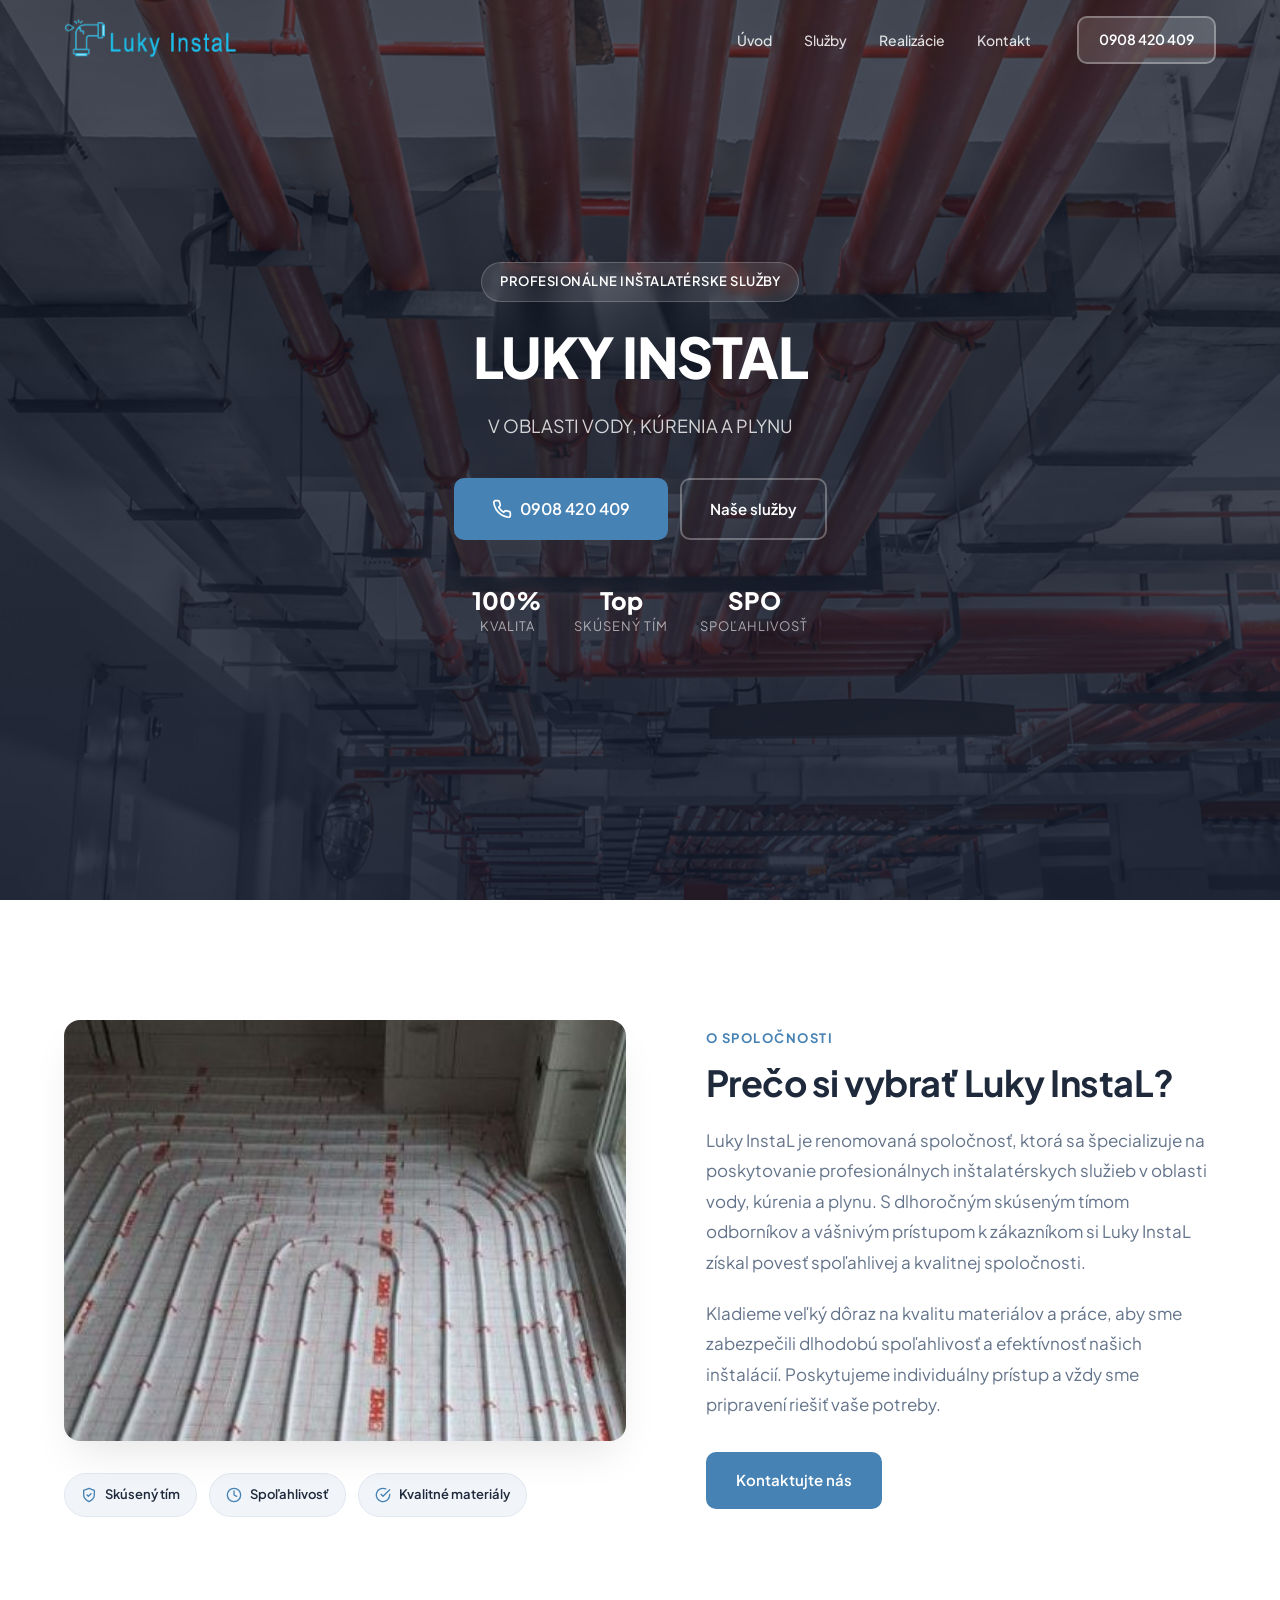
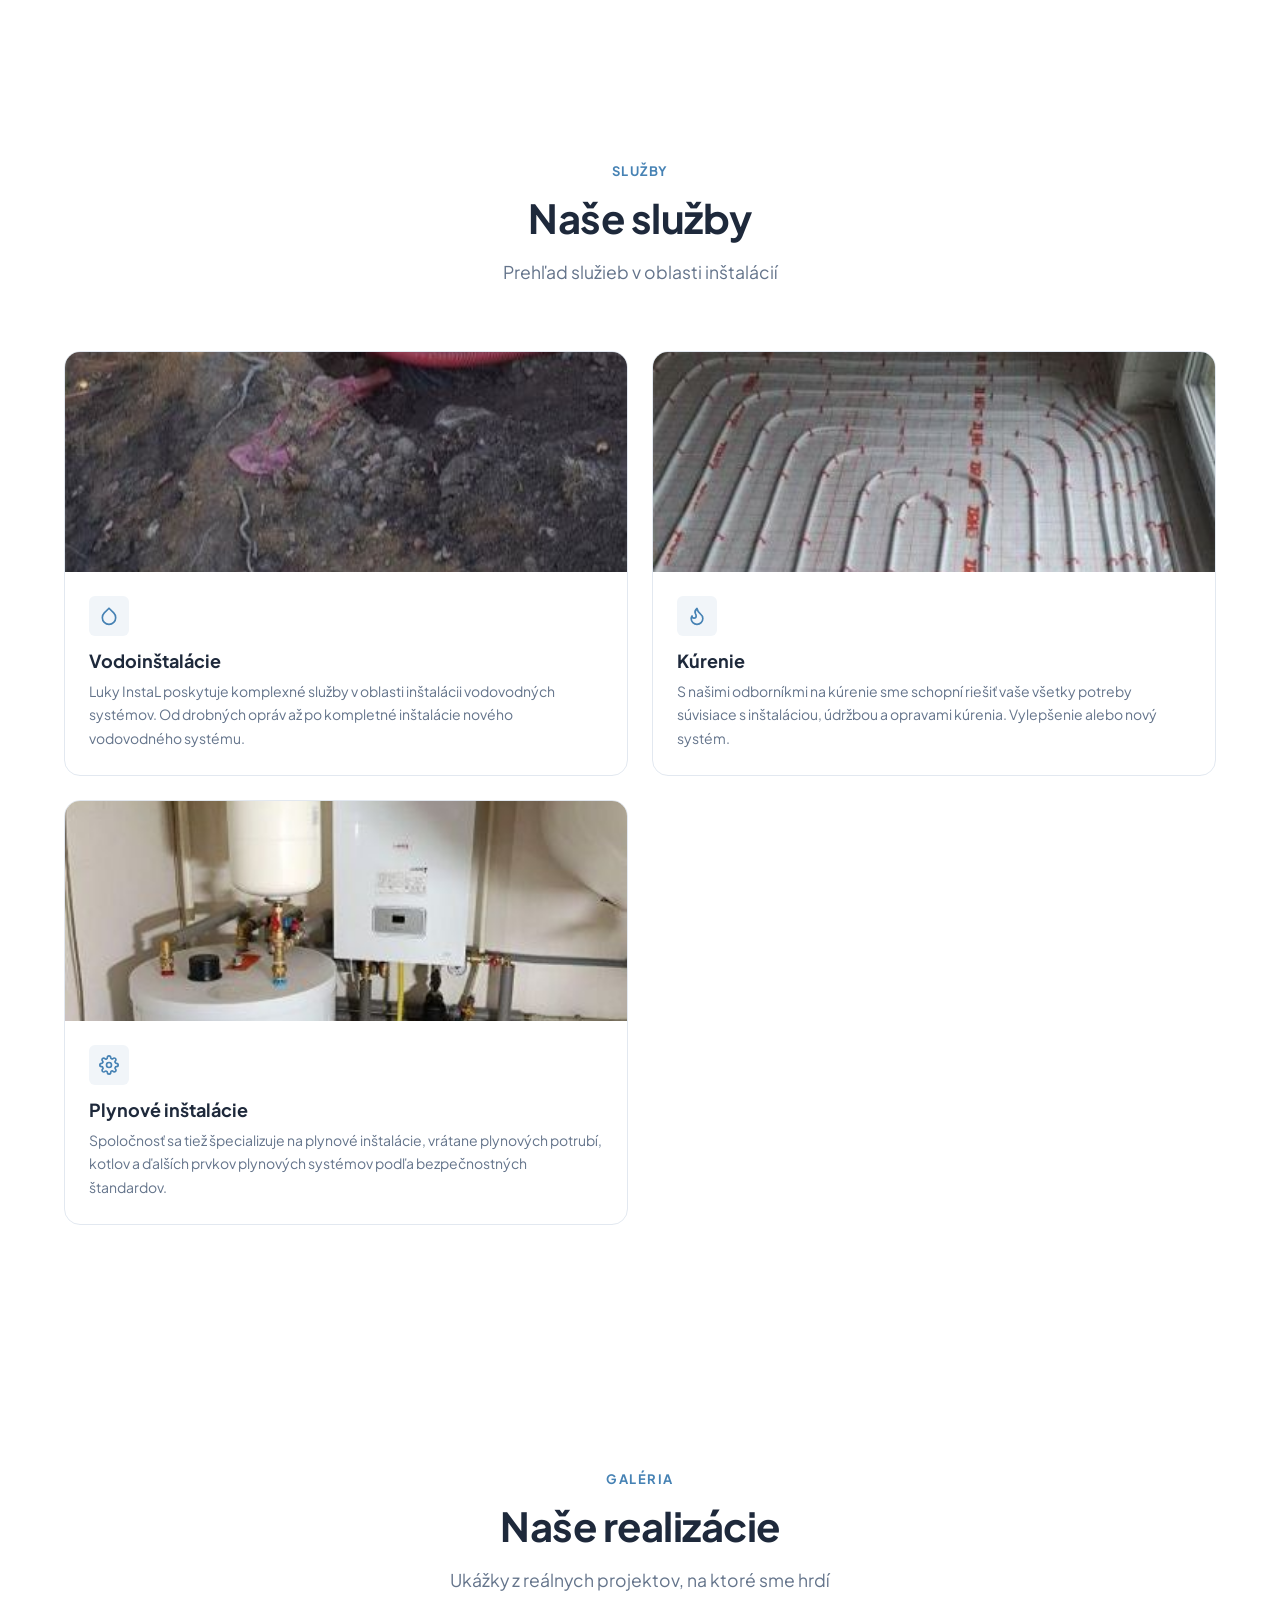
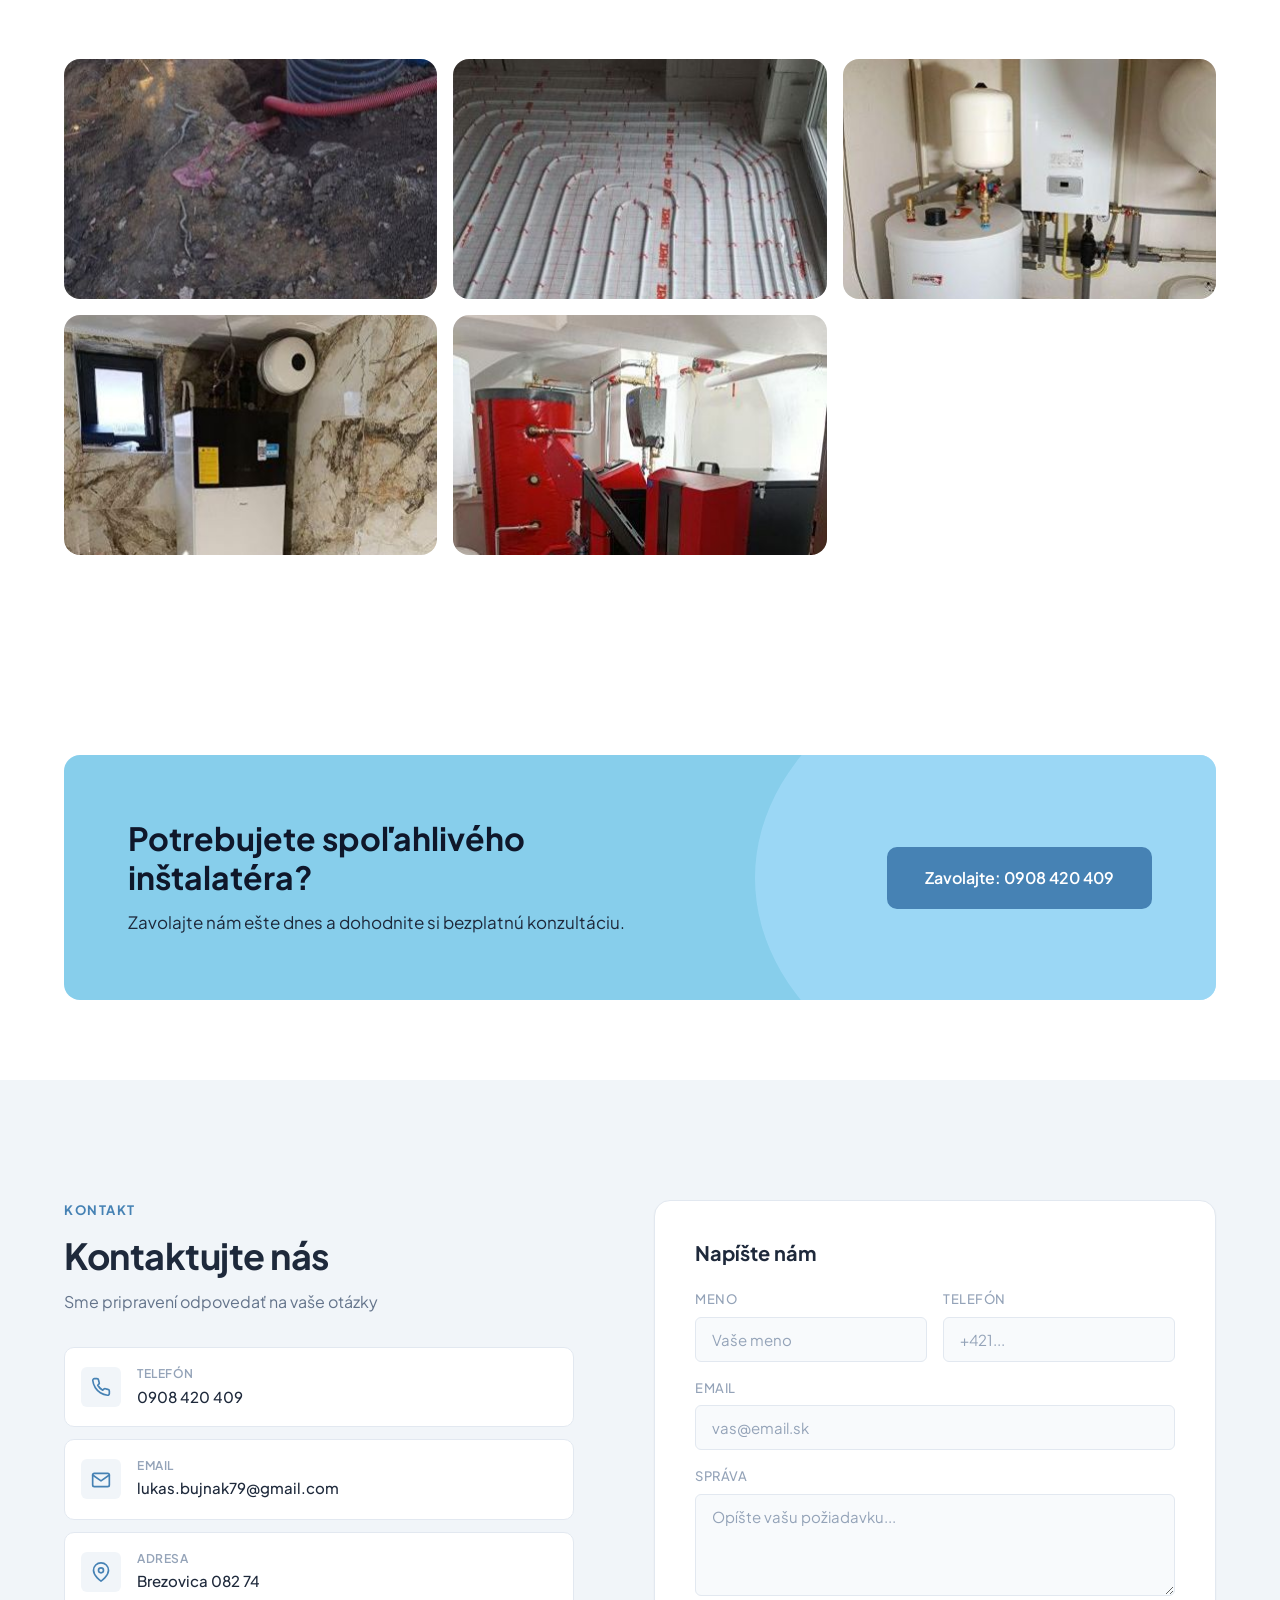
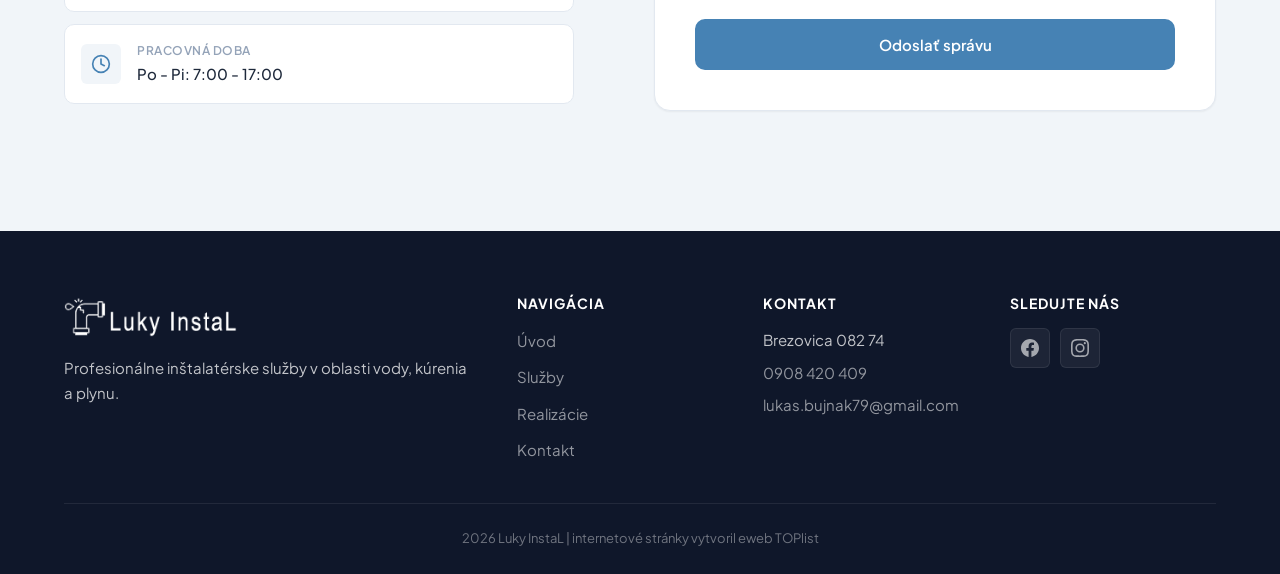
<file: index.html>
<!DOCTYPE html>
<html lang="sk">
<head>
  <meta charset="UTF-8">
  <meta name="viewport" content="width=device-width, initial-scale=1.0">
  <title>Luky InstaL - Profesionálne inštalatérske služby</title>
  <meta name="description" content="Profesionálne inštalatérske služby v oblasti vody, kúrenia a plynu v Sabinove a okolí. Spoľahlivosť, kvalita a férové ceny.">
  <link rel="preconnect" href="https://fonts.googleapis.com">
  <link rel="preconnect" href="https://fonts.gstatic.com" crossorigin>
  <link href="https://fonts.googleapis.com/css2?family=Plus+Jakarta+Sans:wght@300;400;500;600;700;800&display=swap" rel="stylesheet">
  <link rel="stylesheet" href="style.css">
</head>
<body>

  <!-- Navigation -->
  <nav id="nav_1" data-section="nav_1" class="main-nav">
    <div class="nav-container">
      <a href="#hero_1" class="nav-logo" data-section="nav_1">
        <img src="logo.png" alt="Luky InstaL" data-field="logo_image" style="height: 48px; width: auto;">
      </a>
      <button class="nav-toggle" aria-label="Menu"><span></span><span></span><span></span></button>
      <ul class="nav-links" data-section="nav_1" data-field="links"></ul>
      <a href="tel:+421908420409" class="nav-cta btn btn-primary btn-sm">0908 420 409</a>
    </div>
  </nav>

  <!-- Hero: Modern full background -->
  <section id="hero_1" data-section="hero_1" class="hero">
    <img data-section="hero_1" data-field="background_image" class="hero-bg-img" src="" alt="Luky Instal Backgorund" loading="lazy">
    <div class="hero-overlay"></div>
    <div class="hero-inner">
      <div class="hero-text animate-on-scroll text-center">
        <span class="hero-badge" data-section="hero_1" data-field="hero_badge"></span>
        <h1 data-section="hero_1" data-field="headline"></h1>
        <p class="hero-sub" data-section="hero_1" data-field="subheadline"></p>
        <div class="hero-buttons center-buttons">
          <a class="btn btn-primary btn-lg" data-section="hero_1" data-field="cta_text" href="tel:+421908420409"></a>
          <a class="btn btn-ghost" data-section="hero_1" data-field="cta_secondary_text" href="#services_1"></a>
        </div>
        <div class="hero-trust center-trust" data-section="hero_1" data-field="trust_badges"></div>
      </div>
    </div>
  </section>

  <!-- About: Card-based with highlights -->
  <section id="about_1" data-section="about_1" class="section about animate-on-scroll">
    <div class="container">
      <div class="about-layout">
        <div class="about-visual">
          <div class="about-img-wrapper">
            <img data-section="about_1" data-field="image" src="" alt="O spoločnosti" loading="lazy" class="about-img-main">
          </div>
          <div class="about-highlights" data-section="about_1" data-field="highlights"></div>
        </div>
        <div class="about-text">
          <span class="section-tag">O spoločnosti</span>
          <h2 data-section="about_1" data-field="headline"></h2>
          <p data-section="about_1" data-field="text"></p>
          <p data-section="about_1" data-field="text_secondary"></p>
          <a href="#contact_1" class="btn btn-primary">Kontaktujte nás</a>
        </div>
      </div>
    </div>
  </section>



  <!-- Services: Alternating cards with big images -->
  <section id="services_1" data-section="services_1" class="section services animate-on-scroll">
    <div class="container">
      <div class="section-header">
        <span class="section-tag">Služby</span>
        <h2 data-section="services_1" data-field="headline"></h2>
        <p data-section="services_1" data-field="subheadline"></p>
      </div>
      <div class="services-masonry" data-section="services_1" data-field="items"></div>
    </div>
  </section>



  <!-- Gallery: Bento grid -->
  <section id="gallery_1" data-section="gallery_1" class="section gallery animate-on-scroll">
    <div class="container">
      <div class="section-header">
        <span class="section-tag">Galéria</span>
        <h2 data-section="gallery_1" data-field="headline"></h2>
        <p data-section="gallery_1" data-field="subheadline"></p>
      </div>
      <div class="bento-grid" data-section="gallery_1" data-field="items"></div>
    </div>
  </section>



  <!-- CTA Banner -->
  <section id="cta_1" data-section="cta_1" class="section cta-modern animate-on-scroll">
    <div class="container">
      <div class="cta-card">
        <div class="cta-text">
          <h2 data-section="cta_1" data-field="headline"></h2>
          <p data-section="cta_1" data-field="text"></p>
        </div>
        <a class="btn btn-primary btn-lg" data-section="cta_1" data-field="cta_text" href="tel:+421908420409"></a>
      </div>
    </div>
  </section>



  <!-- Contact -->
  <section id="contact_1" data-section="contact_1" class="section contact animate-on-scroll">
    <div class="container">
      <div class="contact-layout">
        <div class="contact-left">
          <span class="section-tag">Kontakt</span>
          <h2 data-section="contact_1" data-field="headline"></h2>
          <p class="contact-intro" data-section="contact_1" data-field="subheadline"></p>
          <div class="contact-details">
            <a href="tel:+421908420409" class="contact-detail-item">
              <div class="contact-detail-icon"><svg xmlns="http://www.w3.org/2000/svg" width="20" height="20" viewBox="0 0 24 24" fill="none" stroke="currentColor" stroke-width="2" stroke-linecap="round" stroke-linejoin="round"><path d="M22 16.92v3a2 2 0 0 1-2.18 2 19.79 19.79 0 0 1-8.63-3.07 19.5 19.5 0 0 1-6-6 19.79 19.79 0 0 1-3.07-8.67A2 2 0 0 1 4.11 2h3a2 2 0 0 1 2 1.72c.127.96.361 1.903.7 2.81a2 2 0 0 1-.45 2.11L8.09 9.91a16 16 0 0 0 6 6l1.27-1.27a2 2 0 0 1 2.11-.45c.907.339 1.85.573 2.81.7A2 2 0 0 1 22 16.92z"/></svg></div>
              <div><strong>Telefón</strong><span data-section="contact_1" data-field="phone"></span></div>
            </a>
            <a href="mailto:lukas.bujnak79@gmail.com" class="contact-detail-item">
              <div class="contact-detail-icon"><svg xmlns="http://www.w3.org/2000/svg" width="20" height="20" viewBox="0 0 24 24" fill="none" stroke="currentColor" stroke-width="2" stroke-linecap="round" stroke-linejoin="round"><path d="M4 4h16c1.1 0 2 .9 2 2v12c0 1.1-.9 2-2 2H4c-1.1 0-2-.9-2-2V6c0-1.1.9-2 2-2z"/><polyline points="22,6 12,13 2,6"/></svg></div>
              <div><strong>Email</strong><span data-section="contact_1" data-field="email"></span></div>
            </a>
            <div class="contact-detail-item">
              <div class="contact-detail-icon"><svg xmlns="http://www.w3.org/2000/svg" width="20" height="20" viewBox="0 0 24 24" fill="none" stroke="currentColor" stroke-width="2" stroke-linecap="round" stroke-linejoin="round"><path d="M21 10c0 7-9 13-9 13s-9-6-9-13a9 9 0 0 1 18 0z"/><circle cx="12" cy="10" r="3"/></svg></div>
              <div><strong>Adresa</strong><span data-section="contact_1" data-field="address"></span></div>
            </div>
            <div class="contact-detail-item">
              <div class="contact-detail-icon"><svg xmlns="http://www.w3.org/2000/svg" width="20" height="20" viewBox="0 0 24 24" fill="none" stroke="currentColor" stroke-width="2" stroke-linecap="round" stroke-linejoin="round"><circle cx="12" cy="12" r="10"/><polyline points="12 6 12 12 16 14"/></svg></div>
              <div><strong>Pracovná doba</strong><span data-section="contact_1" data-field="hours"></span></div>
            </div>
          </div>
        </div>
        <div class="contact-right">
          <form class="contact-form" onsubmit="event.preventDefault();">
            <h3>Napíšte nám</h3>
            <div class="form-row">
              <div class="form-group"><label for="name">Meno</label><input type="text" id="name" name="name" placeholder="Vaše meno" required></div>
              <div class="form-group"><label for="phone-input">Telefón</label><input type="tel" id="phone-input" name="phone" placeholder="+421..."></div>
            </div>
            <div class="form-group"><label for="email-input">Email</label><input type="email" id="email-input" name="email" placeholder="vas@email.sk" required></div>
            <div class="form-group"><label for="message">Správa</label><textarea id="message" name="message" rows="4" placeholder="Opíšte vašu požiadavku..." required></textarea></div>
            <button type="submit" class="btn btn-primary btn-full">Odoslať správu</button>
          </form>
        </div>
      </div>
    </div>
  </section>

  <!-- Footer -->
  <footer id="footer_1" data-section="footer_1" class="footer">
    <div class="container">
      <div class="footer-top">
        <div class="footer-brand">
          <img src="logo.png" alt="Luky InstaL" data-section="footer_1" data-field="logo_image" style="height: 48px; width: auto; margin-bottom: 12px; filter: brightness(0) invert(1);">
          <p data-section="footer_1" data-field="description"></p>
        </div>
        <div class="footer-links">
          <h4>Navigácia</h4>
          <ul data-section="footer_1" data-field="links"></ul>
        </div>
        <div class="footer-contact-info">
          <h4>Kontakt</h4>
          <p>Brezovica 082 74</p>
          <p><a href="tel:+421908420409">0908 420 409</a></p>
          <p><a href="mailto:lukas.bujnak79@gmail.com">lukas.bujnak79@gmail.com</a></p>
        </div>
        <div class="footer-social" data-section="footer_1" data-field="social"></div>
      </div>
      <div class="footer-bottom">
        <p data-section="footer_1" data-field="copyright_text"></p>
      </div>
    </div>
  </footer>

  <script src="script.js"></script>
</body>
</html>
</file>
<file: style.css>
/* ===== RESET & BASE ===== */
*,*::before,*::after { margin: 0; padding: 0; box-sizing: border-box; }

:root {
  --primary: #87CEEB; /* skyblue */
  --primary-light: #B0E2FF; 
  --accent: #4682B4; /* steelblue as accent for skyblue */
  --accent-light: #6CA6CD;
  --dark: #0f172a;
  --secondary: #1e293b;
  --text: #334155;
  --text-light: #64748b;
  --text-muted: #94a3b8;
  --border: #e2e8f0;
  --light: #f8fafc;
  --lighter: #f1f5f9;
  --white: #ffffff;
  --shadow-sm: 0 1px 2px rgba(0,0,0,0.05);
  --shadow: 0 4px 6px -1px rgba(0,0,0,0.07), 0 2px 4px -2px rgba(0,0,0,0.05);
  --shadow-md: 0 10px 20px -5px rgba(0,0,0,0.08), 0 4px 8px -4px rgba(0,0,0,0.04);
  --shadow-lg: 0 20px 40px -10px rgba(0,0,0,0.1);
  --shadow-xl: 0 25px 50px -12px rgba(0,0,0,0.15);
  --radius: 16px;
  --radius-sm: 10px;
  --radius-xs: 6px;
  --transition: 0.35s cubic-bezier(0.4, 0, 0.2, 1);
}

html { scroll-behavior: smooth; }
body { font-family: 'Plus Jakarta Sans', sans-serif; color: var(--text); background: var(--white); line-height: 1.65; overflow-x: hidden; -webkit-font-smoothing: antialiased; }
img { max-width: 100%; height: auto; display: block; }
a { text-decoration: none; color: inherit; transition: color var(--transition); }
h1,h2,h3,h4,h5,h6 { color: var(--secondary); line-height: 1.2; font-weight: 700; }
.container { max-width: 1200px; margin: 0 auto; padding: 0 24px; }
.section { padding: 120px 0; }
.section-header { text-align: center; margin-bottom: 64px; }
.section-header h2 { font-size: 2.5rem; margin-bottom: 16px; letter-spacing: -0.5px; }
.section-header p { font-size: 1.1rem; color: var(--text-light); max-width: 560px; margin: 0 auto; }
.section-tag { display: inline-block; font-size: 0.8125rem; font-weight: 700; text-transform: uppercase; letter-spacing: 1.5px; color: var(--accent); margin-bottom: 12px; }

/* ===== BUTTONS ===== */
.btn { display: inline-flex; align-items: center; gap: 8px; padding: 14px 28px; border-radius: var(--radius-sm); font-weight: 600; font-size: 0.9375rem; cursor: pointer; transition: all var(--transition); border: 2px solid transparent; font-family: inherit; white-space: nowrap; }
.btn-primary { background: var(--accent); color: var(--white); border-color: var(--accent); }
.btn-primary:hover { background: #36648B; border-color: #36648B; transform: translateY(-2px); box-shadow: 0 8px 24px rgba(70,130,180,0.3); }
.btn-ghost { background: transparent; color: var(--secondary); border-color: var(--border); }
.btn-ghost:hover { border-color: var(--secondary); transform: translateY(-2px); }
.btn-lg { padding: 16px 36px; font-size: 1rem; }
.btn-sm { padding: 10px 20px; font-size: 0.875rem; }
.btn-full { width: 100%; justify-content: center; }

/* ===== NAVIGATION ===== */
.main-nav { position: fixed; top: 0; left: 0; width: 100%; z-index: 1000; background: rgba(255,255,255,0); backdrop-filter: blur(0px); transition: all var(--transition); padding: 16px 0; }
.main-nav.scrolled { background: rgba(255,255,255,0.95); backdrop-filter: blur(12px); box-shadow: 0 1px 3px rgba(0,0,0,0.06); padding: 10px 0; }
.nav-container { max-width: 1200px; margin: 0 auto; padding: 0 24px; display: flex; align-items: center; justify-content: space-between; gap: 32px; }
.nav-logo { font-size: 1.375rem; font-weight: 800; color: var(--secondary); letter-spacing: -0.5px; }
.main-nav:not(.scrolled) .nav-logo { color: var(--white); }
.nav-links { display: flex; list-style: none; gap: 4px; margin-left: auto; }
.nav-links a { color: var(--text-light); padding: 8px 14px; border-radius: var(--radius-xs); font-weight: 500; font-size: 0.875rem; transition: all var(--transition); }
.nav-links a:hover { color: var(--secondary); background: var(--lighter); }
.main-nav:not(.scrolled) .nav-links a { color: rgba(255,255,255,0.85); }
.main-nav:not(.scrolled) .nav-links a:hover { color: var(--white); background: rgba(255,255,255,0.12); }
.nav-cta { flex-shrink: 0; }
.main-nav:not(.scrolled) .nav-cta { background: rgba(255,255,255,0.15); border-color: rgba(255,255,255,0.3); color: var(--white); }
.nav-toggle { display: none; flex-direction: column; gap: 5px; background: none; border: none; cursor: pointer; padding: 4px; }
.nav-toggle span { display: block; width: 22px; height: 2px; background: var(--secondary); transition: all var(--transition); border-radius: 2px; }
.main-nav:not(.scrolled) .nav-toggle span { background: var(--white); }

/* ===== HERO: SPLIT SCREEN ===== */
.hero { min-height: 100vh; position: relative; overflow: hidden; }
.hero-bg-img { position: absolute; top: 0; left: 0; width: 100%; height: 100%; object-fit: cover; z-index: 0; }
.hero-overlay { position: absolute; top: 0; left: 0; width: 100%; height: 100%; background: linear-gradient(rgba(15,23,42,0.6), rgba(15,23,42,0.8)); z-index: 1; }
.hero-inner { position: relative; z-index: 2; max-width: 900px; margin: 0 auto; padding: 0 24px; min-height: 100vh; display: flex; flex-direction: column; justify-content: center; align-items: center; text-align: center; }
.hero-badge { display: inline-block; background: rgba(255,255,255,0.1); color: var(--white); padding: 8px 18px; border-radius: 100px; font-size: 0.8125rem; font-weight: 600; margin-bottom: 24px; letter-spacing: 0.5px; border: 1px solid rgba(255,255,255,0.2); backdrop-filter: blur(4px); }
.hero h1 { font-size: 3.5rem; color: var(--white); margin-bottom: 24px; font-weight: 800; letter-spacing: -1.5px; line-height: 1.1; }
.hero-sub { font-size: 1.125rem; color: rgba(255,255,255,0.8); margin-bottom: 36px; line-height: 1.7; max-width: 600px; margin-left: auto; margin-right: auto; }
.hero-buttons { display: flex; gap: 12px; flex-wrap: wrap; margin-bottom: 48px; justify-content: center; }
.hero .btn-primary { background: var(--accent); border-color: var(--accent); }
.hero .btn-ghost { color: var(--white); border-color: rgba(255,255,255,0.3); }
.hero .btn-ghost:hover { background: rgba(255,255,255,0.1); border-color: rgba(255,255,255,0.5); }
.hero-trust { display: flex; gap: 32px; justify-content: center; }
.trust-item { text-align: center; }
.trust-value { font-size: 1.5rem; font-weight: 800; color: var(--white); display: block; line-height: 1; }
.trust-label { font-size: 0.8125rem; color: rgba(255,255,255,0.6); margin-top: 4px; display: block; text-transform: uppercase; letter-spacing: 1px; }

/* Hide old hero side image logic */
.hero-image { display: none; }

/* ===== ABOUT ===== */
.about { background: var(--white); }
.about-layout { display: grid; grid-template-columns: 1.1fr 1fr; gap: 80px; align-items: center; }
.about-img-wrapper { position: relative; width: 100%; }
.about-img-main { border-radius: var(--radius); width: 100%; height: auto; max-height: 500px; object-fit: cover; box-shadow: var(--shadow-lg); }
.about-highlights { display: flex; gap: 12px; margin-top: 32px; }
.about-highlight-chip { display: flex; align-items: center; gap: 8px; background: var(--lighter); padding: 10px 16px; border-radius: 100px; font-size: 0.8125rem; font-weight: 600; color: var(--secondary); border: 1px solid var(--border); }
.about-highlight-chip svg { width: 16px; height: 16px; color: var(--accent); flex-shrink: 0; }
.about-text .section-tag { display: block; }
.about-text h2 { font-size: 2.25rem; margin-bottom: 20px; letter-spacing: -0.5px; }
.about-text p { color: var(--text-light); margin-bottom: 20px; font-size: 1.0625rem; line-height: 1.8; }
.about-text .btn { margin-top: 12px; }

/* ===== STATS: CARD GRID ===== */
.stats-section { background: var(--lighter); }
.stats-cards { display: grid; grid-template-columns: repeat(4,1fr); gap: 24px; }
.stat-card { background: var(--white); padding: 32px 28px; border-radius: var(--radius); box-shadow: var(--shadow-sm); border: 1px solid var(--border); text-align: center; transition: all var(--transition); position: relative; overflow: hidden; }
.stat-card::before { content: ''; position: absolute; top: 0; left: 0; right: 0; height: 3px; background: var(--accent); transform: scaleX(0); transition: transform var(--transition); }
.stat-card:hover::before { transform: scaleX(1); }
.stat-card:hover { transform: translateY(-6px); box-shadow: var(--shadow-md); }
.stat-icon { width: 52px; height: 52px; background: var(--lighter); border-radius: var(--radius-sm); display: flex; align-items: center; justify-content: center; margin: 0 auto 20px; color: var(--accent); transition: all var(--transition); }
.stat-card:hover .stat-icon { background: var(--accent); color: var(--white); }
.stat-icon svg { width: 24px; height: 24px; }
.stat-value { font-size: 2.5rem; font-weight: 800; color: var(--secondary); display: block; line-height: 1; margin-bottom: 4px; }
.stat-label { font-size: 0.9375rem; font-weight: 600; color: var(--secondary); margin-bottom: 6px; display: block; }
.stat-desc { font-size: 0.8125rem; color: var(--text-muted); }

/* ===== SERVICES: MASONRY ===== */
.services { background: var(--white); }
.services-masonry { display: grid; grid-template-columns: repeat(2,1fr); gap: 24px; }
.svc-card { background: var(--white); border-radius: var(--radius); overflow: hidden; border: 1px solid var(--border); transition: all var(--transition); position: relative; }
.svc-card:hover { transform: translateY(-6px); box-shadow: var(--shadow-md); border-color: transparent; }
.svc-img { height: 220px; overflow: hidden; }
.svc-img img { width: 100%; height: 100%; object-fit: cover; transition: transform 0.5s ease; }
.svc-card:hover .svc-img img { transform: scale(1.06); }
.svc-body { padding: 24px; }
.svc-icon { width: 40px; height: 40px; border-radius: var(--radius-xs); background: var(--lighter); display: inline-flex; align-items: center; justify-content: center; color: var(--accent); margin-bottom: 14px; transition: all var(--transition); }
.svc-card:hover .svc-icon { background: var(--accent); color: var(--white); }
.svc-icon svg { width: 20px; height: 20px; }
.svc-body h3 { font-size: 1.125rem; margin-bottom: 8px; }
.svc-body p { font-size: 0.875rem; color: var(--text-light); line-height: 1.7; }

/* ===== FEATURES ===== */
.features { background: var(--lighter); }
.features-split { display: grid; grid-template-columns: 1fr 1fr; gap: 80px; align-items: center; }
.features-content .section-tag { display: block; }
.features-content h2 { font-size: 2.25rem; margin-bottom: 12px; letter-spacing: -0.5px; }
.features-sub { color: var(--text-light); margin-bottom: 36px; font-size: 1.0625rem; }
.features-list { display: flex; flex-direction: column; gap: 20px; }
.feature-item { display: flex; gap: 16px; align-items: flex-start; padding: 16px; border-radius: var(--radius-sm); transition: all var(--transition); }
.feature-item:hover { background: var(--white); box-shadow: var(--shadow-sm); }
.feature-icon { width: 44px; height: 44px; min-width: 44px; background: var(--white); border: 1px solid var(--border); border-radius: var(--radius-xs); display: flex; align-items: center; justify-content: center; color: var(--accent); transition: all var(--transition); }
.feature-item:hover .feature-icon { background: var(--accent); color: var(--white); border-color: var(--accent); }
.feature-icon svg { width: 20px; height: 20px; }
.feature-text h3 { font-size: 1rem; margin-bottom: 4px; }
.feature-text p { font-size: 0.875rem; color: var(--text-light); line-height: 1.6; }
.features-visual { position: relative; }
.features-visual img { border-radius: var(--radius); width: 100%; height: 540px; object-fit: cover; box-shadow: var(--shadow-lg); }
.features-badge { position: absolute; bottom: -20px; left: -20px; background: var(--accent); color: var(--white); padding: 20px 24px; border-radius: var(--radius-sm); box-shadow: var(--shadow-md); text-align: center; }
.badge-number { display: block; font-size: 2rem; font-weight: 800; line-height: 1; }
.badge-text { display: block; font-size: 0.75rem; font-weight: 600; text-transform: uppercase; letter-spacing: 0.5px; margin-top: 2px; }

/* ===== GALLERY: BENTO ===== */
.gallery { background: var(--white); }
.bento-grid { display: grid; grid-template-columns: repeat(3,1fr); grid-auto-rows: 240px; gap: 16px; }
.bento-item { position: relative; border-radius: var(--radius); overflow: hidden; cursor: pointer; }
.bento-item img { width: 100%; height: 100%; object-fit: cover; transition: transform 0.6s ease; }
.bento-item:hover img { transform: scale(1.08); }
.bento-caption { position: absolute; inset: 0; display: flex; align-items: flex-end; padding: 20px; background: rgba(15,23,42,0); transition: background var(--transition); }
.bento-item:hover .bento-caption { background: rgba(15,23,42,0.5); }
.bento-caption span { color: var(--white); font-size: 0.875rem; font-weight: 600; opacity: 0; transform: translateY(10px); transition: all var(--transition); }
.bento-item:hover .bento-caption span { opacity: 1; transform: translateY(0); }

/* ===== TESTIMONIALS ===== */
.testimonials { background: var(--lighter); }
.testimonials-track { display: grid; grid-template-columns: repeat(3,1fr); gap: 24px; }
.review-card { background: var(--white); padding: 32px; border-radius: var(--radius); border: 1px solid var(--border); transition: all var(--transition); }
.review-card:hover { border-color: var(--accent); box-shadow: var(--shadow-md); transform: translateY(-4px); }
.review-stars { display: flex; gap: 2px; margin-bottom: 20px; }
.review-stars svg { width: 16px; height: 16px; fill: var(--accent); color: var(--accent); }
.review-text { font-size: 0.9375rem; line-height: 1.7; color: var(--text); margin-bottom: 24px; }
.review-author { display: flex; align-items: center; gap: 12px; padding-top: 20px; border-top: 1px solid var(--border); }
.review-avatar { width: 44px; height: 44px; border-radius: 50%; background: var(--primary); display: flex; align-items: center; justify-content: center; color: var(--white); font-weight: 700; font-size: 1rem; flex-shrink: 0; }
.review-info h4 { font-size: 0.9375rem; font-weight: 600; }
.review-info p { font-size: 0.8125rem; color: var(--text-muted); }

/* ===== CTA MODERN ===== */
.cta-modern { background: var(--white); padding: 80px 0; }
.cta-card { background: var(--primary); border-radius: var(--radius); padding: 64px; display: flex; align-items: center; justify-content: space-between; gap: 40px; position: relative; overflow: hidden; }
.cta-card::before { content: ''; position: absolute; top: -50%; right: -20%; width: 60%; height: 200%; background: var(--primary-light); border-radius: 50%; opacity: 0.5; }
.cta-text { position: relative; z-index: 1; max-width: 560px; }
.cta-card h2 { font-size: 2rem; color: var(--dark); margin-bottom: 12px; }
.cta-card p { color: var(--secondary); font-size: 1.0625rem; }
.cta-card .btn-primary { position: relative; z-index: 1; flex-shrink: 0; background: var(--accent); border-color: var(--accent); }

/* ===== MAP ===== */
.map-section { background: var(--white); }
.map-wrapper { border-radius: var(--radius); overflow: hidden; box-shadow: var(--shadow-md); border: 1px solid var(--border); }
.map-wrapper iframe { display: block; width: 100%; min-height: 400px; }

/* ===== CONTACT ===== */
.contact { background: var(--lighter); }
.contact-layout { display: grid; grid-template-columns: 1fr 1.1fr; gap: 80px; align-items: start; }
.contact-left .section-tag { display: block; }
.contact-left h2 { font-size: 2.25rem; margin-bottom: 12px; letter-spacing: -0.5px; }
.contact-intro { color: var(--text-light); margin-bottom: 32px; }
.contact-details { display: flex; flex-direction: column; gap: 12px; }
.contact-detail-item { display: flex; align-items: center; gap: 16px; padding: 16px; border-radius: var(--radius-sm); background: var(--white); border: 1px solid var(--border); transition: all var(--transition); }
.contact-detail-item:hover { border-color: var(--accent); box-shadow: var(--shadow-sm); }
.contact-detail-icon { width: 40px; height: 40px; min-width: 40px; border-radius: var(--radius-xs); background: var(--lighter); display: flex; align-items: center; justify-content: center; color: var(--accent); }
.contact-detail-item strong { display: block; font-size: 0.75rem; text-transform: uppercase; letter-spacing: 0.5px; color: var(--text-muted); font-weight: 600; }
.contact-detail-item span { font-size: 0.9375rem; color: var(--secondary); font-weight: 500; }
.contact-form { background: var(--white); padding: 40px; border-radius: var(--radius); border: 1px solid var(--border); box-shadow: var(--shadow-sm); }
.contact-form h3 { font-size: 1.25rem; margin-bottom: 24px; }
.form-row { display: grid; grid-template-columns: 1fr 1fr; gap: 16px; }
.form-group { margin-bottom: 16px; }
.form-group label { display: block; margin-bottom: 6px; font-weight: 500; font-size: 0.8125rem; text-transform: uppercase; letter-spacing: 0.5px; color: var(--text-muted); }
.form-group input, .form-group textarea { width: 100%; padding: 12px 16px; border: 1px solid var(--border); border-radius: var(--radius-xs); font-family: inherit; font-size: 0.9375rem; color: var(--text); transition: all var(--transition); background: var(--light); }
.form-group input:focus, .form-group textarea:focus { outline: none; border-color: var(--accent); background: var(--white); box-shadow: 0 0 0 3px rgba(234,88,12,0.1); }
.form-group textarea { resize: vertical; }
.form-group input::placeholder, .form-group textarea::placeholder { color: var(--text-muted); }

/* ===== FOOTER ===== */
.footer { background: var(--dark); color: rgba(255,255,255,0.75); padding: 64px 0 0; }
.footer-top { display: grid; grid-template-columns: 2fr 1fr 1fr 1fr; gap: 40px; padding-bottom: 40px; border-bottom: 1px solid rgba(255,255,255,0.08); }
.footer-brand h3 { color: var(--white); font-size: 1.375rem; margin-bottom: 12px; font-weight: 800; }
.footer-brand p { font-size: 0.9375rem; line-height: 1.7; }
.footer h4 { color: var(--white); font-size: 0.875rem; margin-bottom: 16px; text-transform: uppercase; letter-spacing: 1px; font-weight: 700; }
.footer-links ul { list-style: none; display: flex; flex-direction: column; gap: 10px; }
.footer-links a { font-size: 0.9375rem; color: rgba(255,255,255,0.55); transition: color var(--transition); }
.footer-links a:hover { color: var(--accent); }
.footer-contact-info p { font-size: 0.9375rem; margin-bottom: 8px; }
.footer-contact-info a { color: rgba(255,255,255,0.55); }
.footer-contact-info a:hover { color: var(--accent); }
.footer-social { display: flex; flex-direction: column; }
.social-icons { display: flex; gap: 10px; }
.social-link { width: 40px; height: 40px; border-radius: var(--radius-xs); background: rgba(255,255,255,0.06); display: flex; align-items: center; justify-content: center; color: rgba(255,255,255,0.6); transition: all var(--transition); border: 1px solid rgba(255,255,255,0.08); }
.social-link:hover { background: var(--accent); color: var(--white); border-color: var(--accent); transform: translateY(-2px); }
.social-link svg { width: 18px; height: 18px; }
.footer-bottom { text-align: center; padding: 24px 0; font-size: 0.8125rem; color: rgba(255,255,255,0.4); }

/* ===== ANIMATIONS ===== */
.animate-on-scroll { opacity: 0; transform: translateY(30px); transition: opacity 0.7s ease, transform 0.7s ease; }
.animate-on-scroll.visible { opacity: 1; transform: translateY(0); }
@keyframes fadeUp { from { opacity: 0; transform: translateY(20px); } to { opacity: 1; transform: translateY(0); } }
.animate-on-scroll.visible .stat-card,
.animate-on-scroll.visible .svc-card,
.animate-on-scroll.visible .review-card,
.animate-on-scroll.visible .bento-item,
.animate-on-scroll.visible .feature-item,
.animate-on-scroll.visible .contact-detail-item { opacity: 0; animation: fadeUp 0.5s ease forwards; }
.animate-on-scroll.visible :nth-child(1) { animation-delay: 0.05s; }
.animate-on-scroll.visible :nth-child(2) { animation-delay: 0.1s; }
.animate-on-scroll.visible :nth-child(3) { animation-delay: 0.15s; }
.animate-on-scroll.visible :nth-child(4) { animation-delay: 0.2s; }
.animate-on-scroll.visible :nth-child(5) { animation-delay: 0.25s; }
.animate-on-scroll.visible :nth-child(6) { animation-delay: 0.3s; }

/* ===== RESPONSIVE ===== */
@media (max-width: 1024px) {
  .hero-inner { grid-template-columns: 1fr; text-align: center; padding-top: 120px; }
  .hero-sub { margin-left: auto; margin-right: auto; }
  .hero-buttons { justify-content: center; }
  .hero-trust { justify-content: center; }
  .hero-mosaic { max-width: 600px; margin: 0 auto; }
  .about-layout, .features-split, .contact-layout { grid-template-columns: 1fr; gap: 48px; }
  .services-masonry { grid-template-columns: 1fr; }
  .stats-cards { grid-template-columns: repeat(2,1fr); }
  .footer-top { grid-template-columns: 1fr 1fr; }
}
@media (max-width: 768px) {
  .section { padding: 80px 0; }
  .section-header h2 { font-size: 2rem; }
  .hero h1 { font-size: 2.5rem; }
  .nav-links, .nav-cta { display: none; }
  .nav-links.active { display: flex; flex-direction: column; position: absolute; top: 100%; left: 0; width: 100%; background: var(--white); padding: 20px 24px; box-shadow: var(--shadow-md); border-top: 1px solid var(--border); }
  .nav-links.active a { color: var(--text); padding: 12px 0; }
  .nav-toggle { display: flex; }
  .main-nav:not(.scrolled) .nav-links.active a { color: var(--text); }
  .services-masonry { grid-template-columns: 1fr; }
  .testimonials-track { grid-template-columns: 1fr; }
  .bento-grid { grid-template-columns: 1fr 1fr; grid-auto-rows: 200px; }
  .mosaic-grid { grid-template-columns: 1fr; }
  .mosaic-img:nth-child(2) { transform: none; }
  .about-floating-card { display: none; }
  .features-badge { bottom: auto; top: 20px; left: 20px; }
  .cta-card { flex-direction: column; text-align: center; padding: 40px 28px; }
  .footer-top { grid-template-columns: 1fr; }
  .form-row { grid-template-columns: 1fr; }
  .about-highlights { flex-wrap: wrap; }
}
@media (max-width: 480px) {
  .hero h1 { font-size: 2rem; }
  .hero-trust { flex-direction: column; gap: 16px; align-items: center; }
  .stats-cards { grid-template-columns: 1fr; }
  .bento-grid { grid-template-columns: 1fr; grid-auto-rows: 200px; }
  .bento-item:nth-child(1), .bento-item:nth-child(4) { grid-column: span 1; grid-row: span 1; }
  .contact-form { padding: 24px; }
}
</file>
